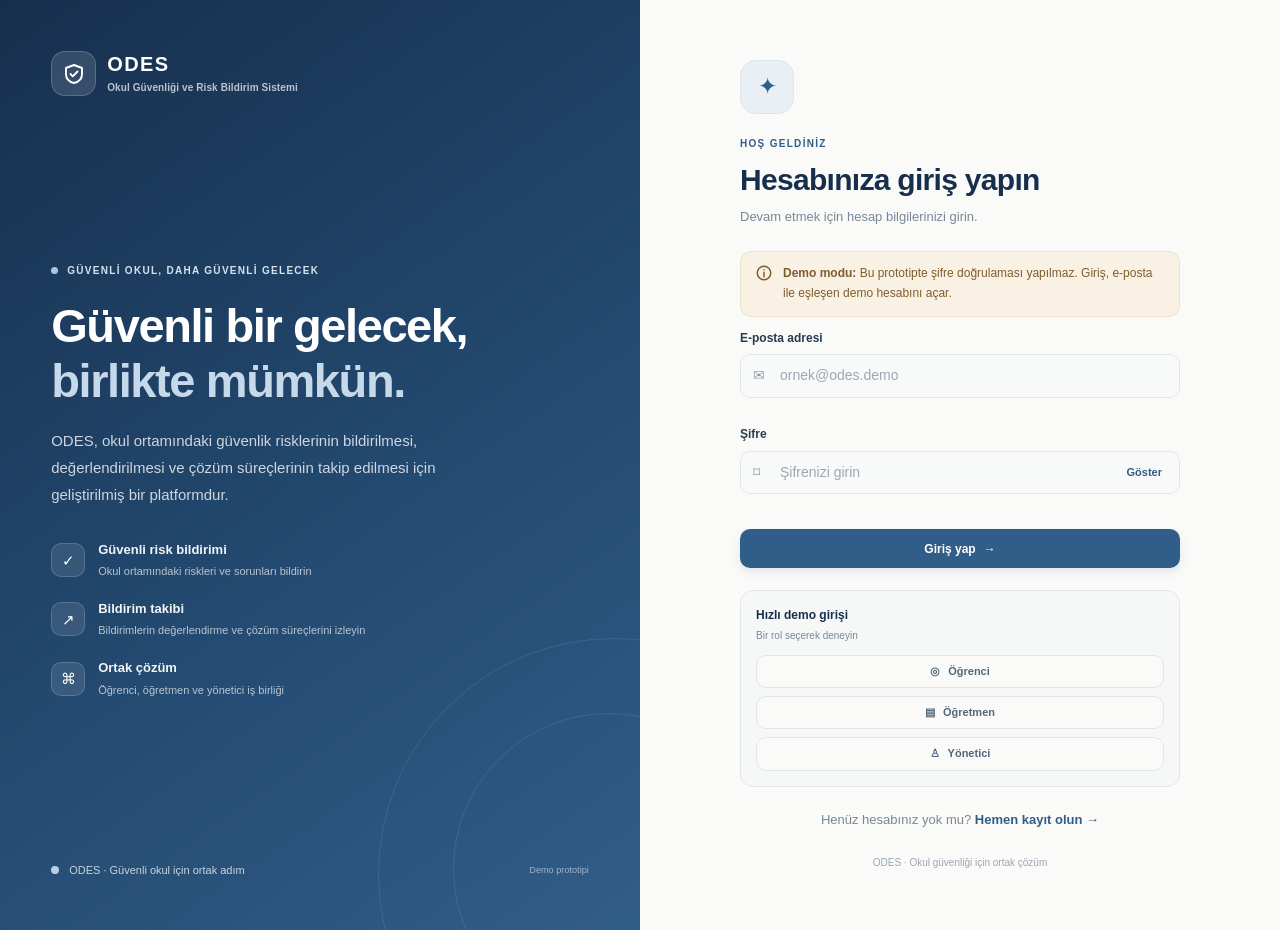
<file: index.html>
<!doctype html>
<html lang="tr">
<head>
  <meta charset="utf-8">
  <meta name="viewport" content="width=device-width, initial-scale=1">
  <title>ODES</title>
  <meta http-equiv="refresh" content="0; url=login.html">
</head>
<body>
  <p>Yönlendiriliyor… <a href="login.html">Giriş ekranına git</a></p>
  <script>location.replace('login.html');</script>
</body>
</html>
</file>
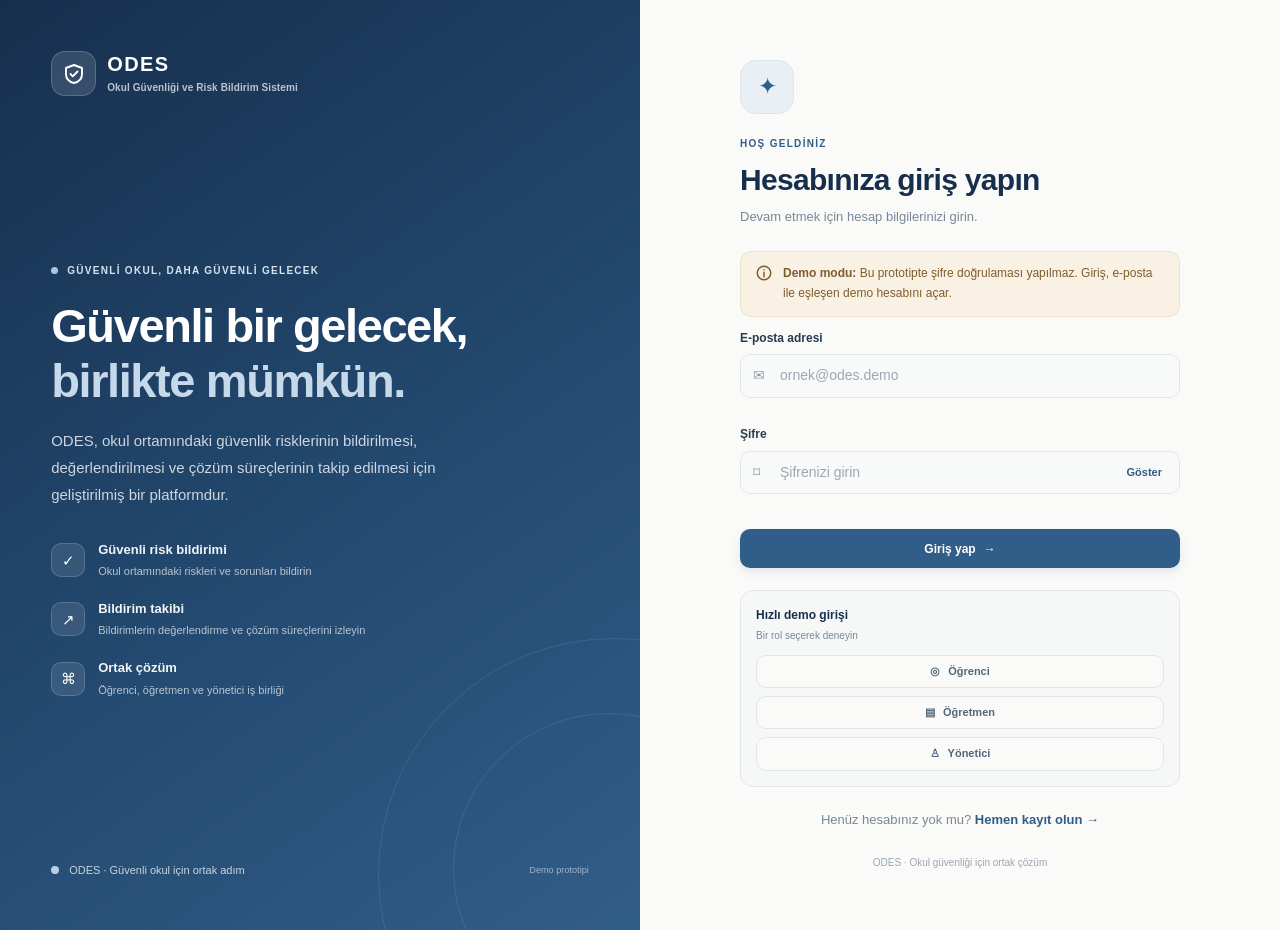
<file: admin-stats.html>
<!doctype html>
<html lang="tr">
<head>
  <meta charset="UTF-8">
  <meta name="viewport" content="width=device-width, initial-scale=1">
  <meta name="theme-color" content="#f3f5f4">
  <meta name="description" content="ODES okul güvenliği risk istatistikleri.">
  <title>Risk İstatistikleri | ODES</title>
  <link rel="stylesheet" href="styles.css">
</head>

<body
  data-page="admin-stats"
  data-roles="admin"
  data-title="Risk istatistikleri"
>
  <noscript>Bu demo için JavaScript gereklidir.</noscript>

  <script src="data.js"></script>
  <script src="app.js"></script>
  <script src="admin-stats.js"></script>
</body>
</html>
</file>
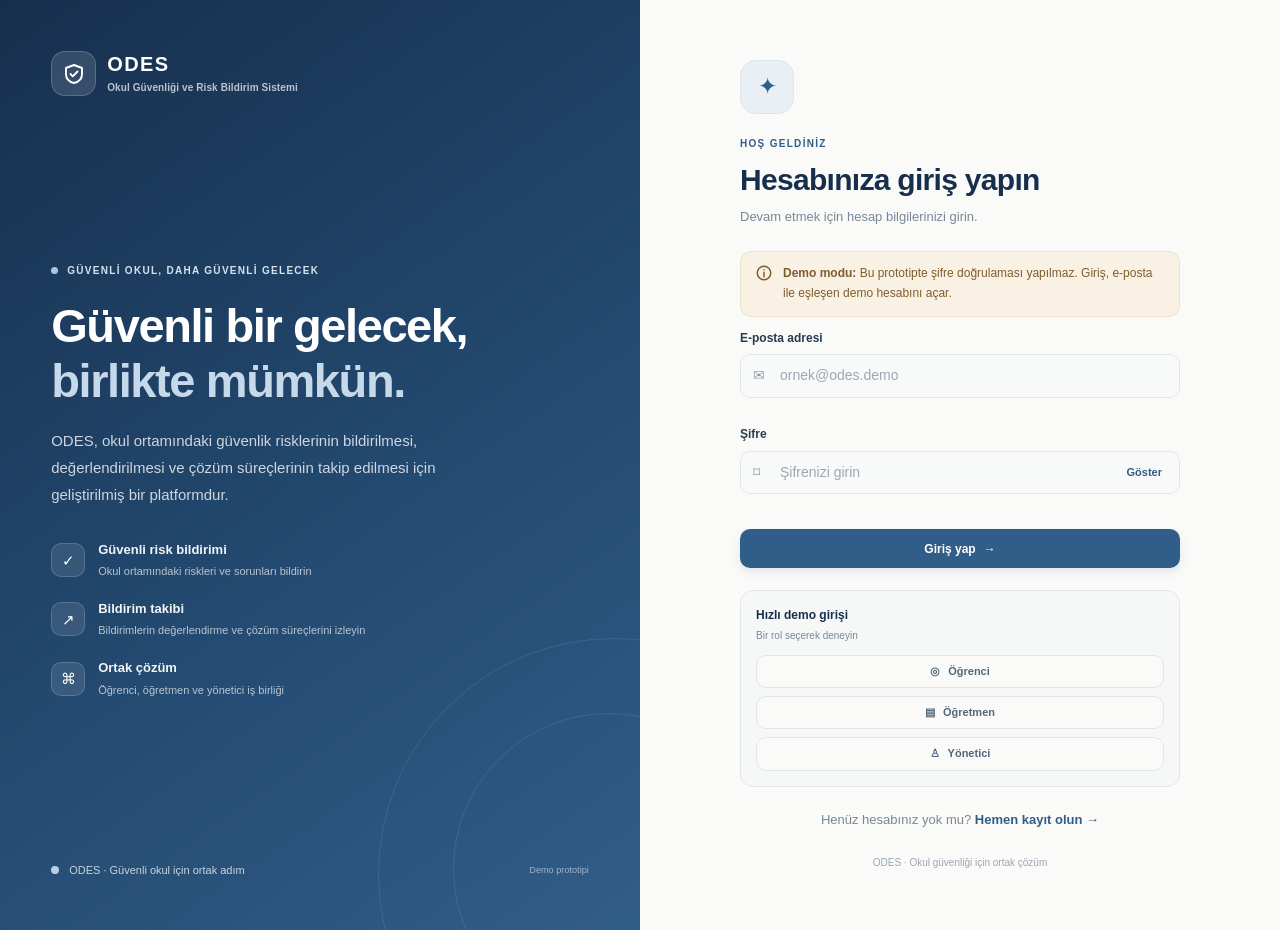
<file: admin.html>
<!doctype html>
<html lang="tr">
<head>
  <meta charset="utf-8">
  <meta name="viewport" content="width=device-width, initial-scale=1">
  <title>Yönetici paneli · ODES</title>
  <link rel="stylesheet" href="styles.css">
</head>
<body data-page="admin" data-roles="admin" data-title="Yönetici paneli">
  <noscript>Bu demo için JavaScript gereklidir.</noscript>

  <script src="data.js"></script>
  <script src="app.js"></script>
  <script src="admin.js"></script>
</body>
</html>
</file>
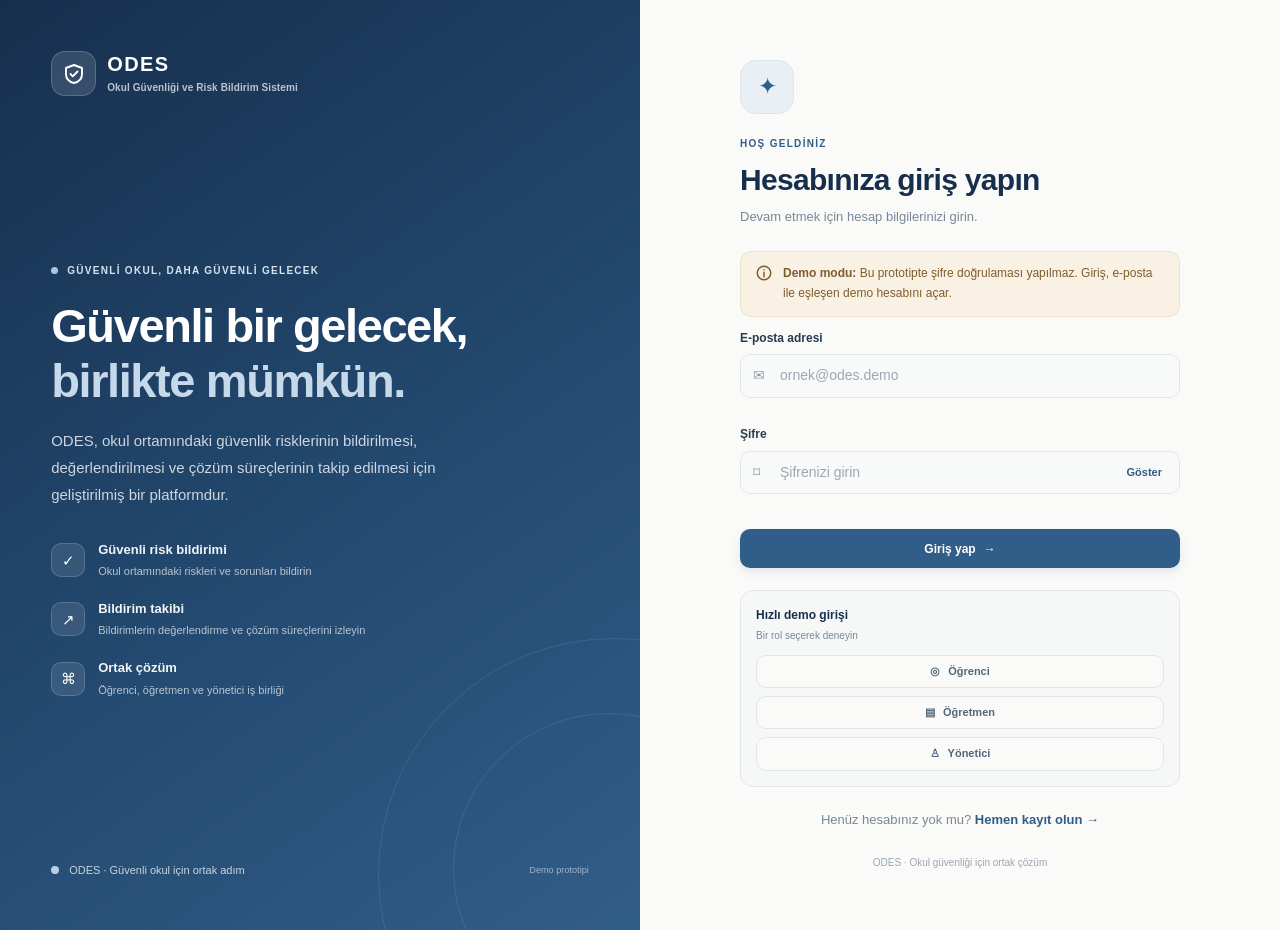
<file: login.html>
<!doctype html>
<html lang="tr">
<head>
  <meta charset="UTF-8">
  <meta name="viewport" content="width=device-width, initial-scale=1">
  <meta name="theme-color" content="#f3f5f4">
  <meta name="description" content="ODES - Okul güvenliği risk bildirim ve değerlendirme platformu.">
  <title>Giriş Yap | ODES</title>
  <link rel="stylesheet" href="styles.css">
</head>

<body data-page="login">

  <div class="auth auth-redesign">

    <section class="auth-side" aria-label="ODES tanıtımı">

      <a class="brand" href="login.html" aria-label="ODES ana sayfa">
        <span class="logo" id="logoIc">
          <svg viewBox="0 0 24 24" width="24" height="24"
               fill="none" stroke="currentColor" stroke-width="1.8"
               stroke-linecap="round" stroke-linejoin="round"
               aria-hidden="true">
            <path d="M12 22s8-4 8-11V5l-8-3-8 3v6c0 7 8 11 8 11Z"/>
            <path d="m9 12 2 2 4-4"/>
          </svg>
        </span>
        <span>
          <b>ODES</b>
          <small>Okul Güvenliği ve Risk Bildirim Sistemi</small>
        </span>
      </a>

      <div class="auth-hero-copy">

        <span class="eyebrow">
          <span class="eyebrow-dot"></span>
          GÜVENLİ OKUL, DAHA GÜVENLİ GELECEK
        </span>

        <h2>
          Güvenli bir gelecek,<br>
          <em>birlikte mümkün.</em>
        </h2>

        <p>
          ODES, okul ortamındaki güvenlik risklerinin bildirilmesi,
          değerlendirilmesi ve çözüm süreçlerinin takip edilmesi için
          geliştirilmiş bir platformdur.
        </p>

        <div class="feature-list">

          <div class="feature-item">
            <span class="feature-icon">✓</span>
            <span>
              <b>Güvenli risk bildirimi</b>
              <small>Okul ortamındaki riskleri ve sorunları bildirin</small>
            </span>
          </div>

          <div class="feature-item">
            <span class="feature-icon">↗</span>
            <span>
              <b>Bildirim takibi</b>
              <small>Bildirimlerin değerlendirme ve çözüm süreçlerini izleyin</small>
            </span>
          </div>

          <div class="feature-item">
            <span class="feature-icon">⌘</span>
            <span>
              <b>Ortak çözüm</b>
              <small>Öğrenci, öğretmen ve yönetici iş birliği</small>
            </span>
          </div>

        </div>
      </div>

      <div class="auth-side-bottom">
        <span class="mini-orbit"></span>
        <span>ODES · Güvenli okul için ortak adım</span>
        <small>Demo prototipi</small>
      </div>

    </section>

    <main class="auth-main">

      <div class="auth-card auth-card-redesign">

        <div class="mobile-brand">
          <span class="logo">
            <svg viewBox="0 0 24 24" width="24" height="24"
                 fill="none" stroke="currentColor" stroke-width="1.8"
                 stroke-linecap="round" stroke-linejoin="round"
                 aria-hidden="true">
              <path d="M12 22s8-4 8-11V5l-8-3-8 3v6c0 7 8 11 8 11Z"/>
              <path d="m9 12 2 2 4-4"/>
            </svg>
          </span>
          <span>
            <b>ODES</b>
            <small>Okul Güvenliği Platformu</small>
          </span>
        </div>

        <div class="welcome-mark">✦</div>

        <span class="form-kicker">HOŞ GELDİNİZ</span>

        <h1>Hesabınıza giriş yapın</h1>

        <p class="muted auth-subtitle">
          Devam etmek için hesap bilgilerinizi girin.
        </p>

        <div class="alert warn" role="note">
          <span id="warnIc"></span>
          <span>
            <b>Demo modu:</b>
            Bu prototipte şifre doğrulaması yapılmaz.
            Giriş, e-posta ile eşleşen demo hesabını açar.
          </span>
        </div>

        <div id="formAlert" role="alert"></div>

        <form id="loginForm" novalidate>

          <div class="field">
            <label for="email">E-posta adresi</label>

            <div class="input-wrap">
              <span class="input-symbol">✉</span>

              <input
                class="input"
                id="email"
                name="email"
                type="email"
                autocomplete="username"
                placeholder="ornek@odes.demo"
                required
              >
            </div>

            <span class="err" id="emailErr"></span>
          </div>

          <div class="field">
            <label for="password">Şifre</label>

            <div class="input-wrap">
              <span class="input-symbol">⌑</span>

              <input
                class="input"
                id="password"
                name="password"
                type="password"
                autocomplete="current-password"
                placeholder="Şifrenizi girin"
                required
              >

              <button
                class="password-toggle"
                id="togglePassword"
                type="button"
                aria-label="Şifreyi göster"
              >
                Göster
              </button>
            </div>

            <span class="err" id="passErr"></span>
          </div>

          <button
            class="btn btn-primary btn-block auth-submit"
            type="submit"
          >
            <span>Giriş yap</span>
            <span aria-hidden="true">→</span>
          </button>

        </form>

        <div class="demo-accts">

          <div class="demo-heading">
            <b>Hızlı demo girişi</b>
            <span>Bir rol seçerek deneyin</span>
          </div>

          <div class="btns">

            <button
              class="btn btn-sm"
              type="button"
              data-demo="ogrenci@odes.demo"
            >
              <span>◎</span> Öğrenci
            </button>

            <button
              class="btn btn-sm"
              type="button"
              data-demo="ogretmen@odes.demo"
            >
              <span>▤</span> Öğretmen
            </button>

            <button
              class="btn btn-sm"
              type="button"
              data-demo="yonetici@odes.demo"
            >
              <span>♙</span> Yönetici
            </button>

          </div>
        </div>

        <p class="auth-foot">
          Henüz hesabınız yok mu?
          <a href="register.html">
            Hemen kayıt olun →
          </a>
        </p>

        <div class="auth-legal">
          ODES · Okul güvenliği için ortak çözüm
        </div>

      </div>

    </main>

  </div>

  <script src="data.js"></script>
  <script src="app.js"></script>
  <script src="login.js"></script>

</body>
</html>
</file>
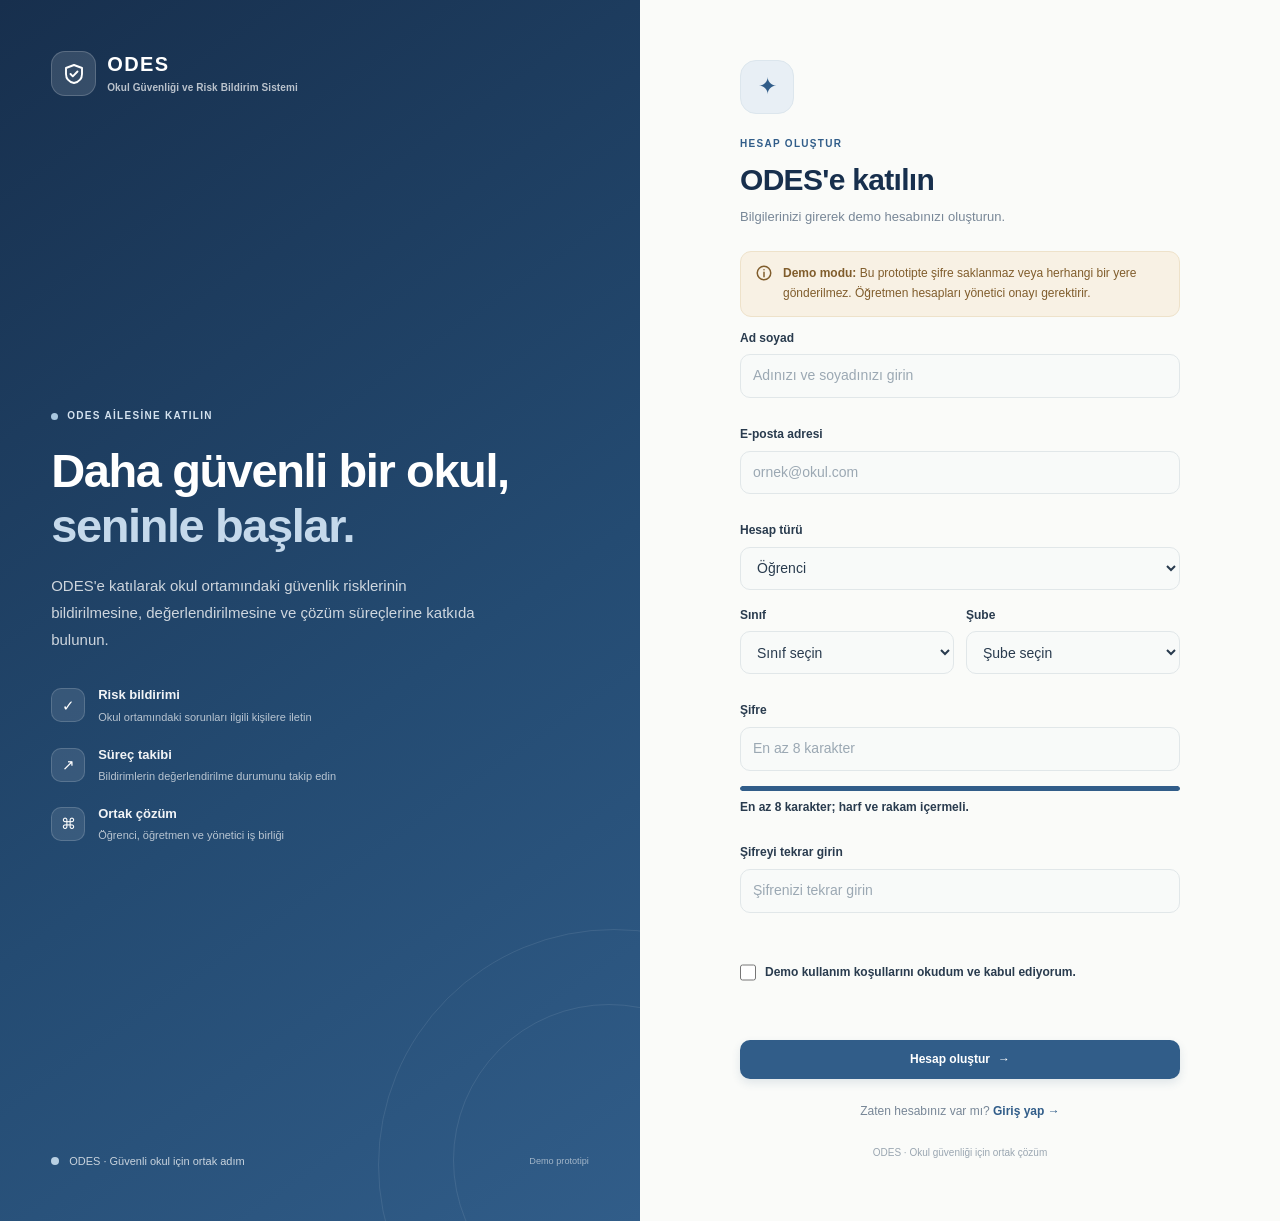
<file: register.html>
<!doctype html>
<html lang="tr">
<head>
  <meta charset="UTF-8">
  <meta name="viewport" content="width=device-width, initial-scale=1">
  <meta name="theme-color" content="#f3f5f4">
  <meta name="description" content="ODES - Okul güvenliği risk bildirim ve değerlendirme platformuna katılın.">
  <title>Kayıt Ol | ODES</title>
  <link rel="stylesheet" href="styles.css">
</head>

<body data-page="register">
  <div class="auth auth-redesign">

    <section class="auth-side" aria-label="ODES tanıtımı">

      <a class="brand" href="login.html">
        <span class="logo" id="logoIc"></span>
        <span>
          <b>ODES</b>
          <small>Okul Güvenliği ve Risk Bildirim Sistemi</small>
        </span>
      </a>

      <div class="auth-hero-copy">

        <span class="eyebrow">
          <span class="eyebrow-dot"></span>
          ODES AİLESİNE KATILIN
        </span>

        <h2>
          Daha güvenli bir okul,<br>
          <em>seninle başlar.</em>
        </h2>

        <p>
          ODES'e katılarak okul ortamındaki güvenlik risklerinin
          bildirilmesine, değerlendirilmesine ve çözüm süreçlerine
          katkıda bulunun.
        </p>

        <div class="feature-list">

          <div class="feature-item">
            <span class="feature-icon">✓</span>
            <span>
              <b>Risk bildirimi</b>
              <small>Okul ortamındaki sorunları ilgili kişilere iletin</small>
            </span>
          </div>

          <div class="feature-item">
            <span class="feature-icon">↗</span>
            <span>
              <b>Süreç takibi</b>
              <small>Bildirimlerin değerlendirilme durumunu takip edin</small>
            </span>
          </div>

          <div class="feature-item">
            <span class="feature-icon">⌘</span>
            <span>
              <b>Ortak çözüm</b>
              <small>Öğrenci, öğretmen ve yönetici iş birliği</small>
            </span>
          </div>

        </div>
      </div>

      <div class="auth-side-bottom">
        <span class="mini-orbit"></span>
        <span>ODES · Güvenli okul için ortak adım</span>
        <small>Demo prototipi</small>
      </div>

    </section>

    <main class="auth-main">

      <div class="auth-card auth-card-redesign">

        <div class="mobile-brand">
          <span class="logo">
            <svg viewBox="0 0 24 24" width="24" height="24"
                 fill="none" stroke="currentColor" stroke-width="1.8"
                 stroke-linecap="round" stroke-linejoin="round"
                 aria-hidden="true">
              <path d="M12 22s8-4 8-11V5l-8-3-8 3v6c0 7 8 11 8 11Z"/>
              <path d="m9 12 2 2 4-4"/>
            </svg>
          </span>
          <span>
            <b>ODES</b>
            <small>Okul Güvenliği Platformu</small>
          </span>
        </div>

        <div class="welcome-mark">✦</div>

        <span class="form-kicker">HESAP OLUŞTUR</span>

        <div id="formWrap">

          <h1>ODES'e katılın</h1>

          <p class="muted auth-subtitle">
            Bilgilerinizi girerek demo hesabınızı oluşturun.
          </p>

          <div class="alert warn" role="note">
            <span id="warnIc"></span>
            <span>
              <b>Demo modu:</b>
              Bu prototipte şifre saklanmaz veya herhangi bir yere gönderilmez.
              Öğretmen hesapları yönetici onayı gerektirir.
            </span>
          </div>

          <div id="formAlert" role="alert"></div>

          <form id="regForm" novalidate>

            <div class="field">
              <label for="name">Ad soyad</label>
              <input
                class="input"
                id="name"
                type="text"
                autocomplete="name"
                placeholder="Adınızı ve soyadınızı girin"
                required
              >
              <span class="err" id="nameErr"></span>
            </div>

            <div class="field">
              <label for="email">E-posta adresi</label>
              <input
                class="input"
                id="email"
                type="email"
                autocomplete="email"
                placeholder="ornek@okul.com"
                required
              >
              <span class="err" id="emailErr"></span>
            </div>

            <div class="field">
              <label for="role">Hesap türü</label>
              <select class="select" id="role">
                <option value="student">Öğrenci</option>
                <option value="teacher">Öğretmen</option>
              </select>
            </div>

            <div class="row" id="studentClassFields">

              <div class="field">
                <label for="grade">Sınıf</label>
                <select class="select" id="grade">
                  <option value="">Sınıf seçin</option>
                  <option value="9">9. sınıf</option>
                  <option value="10">10. sınıf</option>
                  <option value="11">11. sınıf</option>
                  <option value="12">12. sınıf</option>
                </select>
                <span class="err" id="gradeErr"></span>
              </div>

              <div class="field">
                <label for="classBranch">Şube</label>
                <select class="select" id="classBranch">
                  <option value="">Şube seçin</option>
                  <option value="A">A Şubesi</option>
                  <option value="B">B Şubesi</option>
                  <option value="C">C Şubesi</option>
                  <option value="D">D Şubesi</option>
                  <option value="E">E Şubesi</option>
                  <option value="F">F Şubesi</option>
                  <option value="G">G Şubesi</option>
                  <option value="H">H Şubesi</option>
                </select>
                <span class="err" id="classErr"></span>
              </div>

            </div>

            <div class="field" id="branchField" hidden>
              <label for="branch">Branş</label>
              <input
                class="input"
                id="branch"
                type="text"
                placeholder="Örn. Matematik"
              >
              <span class="err" id="branchErr"></span>
            </div>

            <div class="field">
              <label for="password">Şifre</label>
              <input
                class="input"
                id="password"
                type="password"
                autocomplete="new-password"
                placeholder="En az 8 karakter"
                required
              >

              <div class="meter" aria-hidden="true">
                <i id="meterBar"></i>
              </div>

              <span class="hint" id="meterTxt">
                En az 8 karakter; harf ve rakam içermeli.
              </span>

              <span class="err" id="passErr"></span>
            </div>

            <div class="field">
              <label for="password2">Şifreyi tekrar girin</label>
              <input
                class="input"
                id="password2"
                type="password"
                autocomplete="new-password"
                placeholder="Şifrenizi tekrar girin"
                required
              >
              <span class="err" id="pass2Err"></span>
            </div>

            <div class="field">
              <label class="check-row">
                <input type="checkbox" id="terms">
                <span>Demo kullanım koşullarını okudum ve kabul ediyorum.</span>
              </label>
              <span class="err" id="termsErr"></span>
            </div>

            <button
              class="btn btn-primary btn-block auth-submit"
              type="submit"
            >
              <span>Hesap oluştur</span>
              <span aria-hidden="true">→</span>
            </button>

          </form>

          <p class="auth-foot">
            Zaten hesabınız var mı?
            <a href="login.html">Giriş yap →</a>
          </p>

        </div>

        <div id="doneWrap" hidden></div>

        <div class="auth-legal">
          ODES · Okul güvenliği için ortak çözüm
        </div>

      </div>

    </main>
  </div>

  <script src="data.js"></script>
  <script src="app.js"></script>
  <script src="register.js"></script>

</body>
</html>
</file>
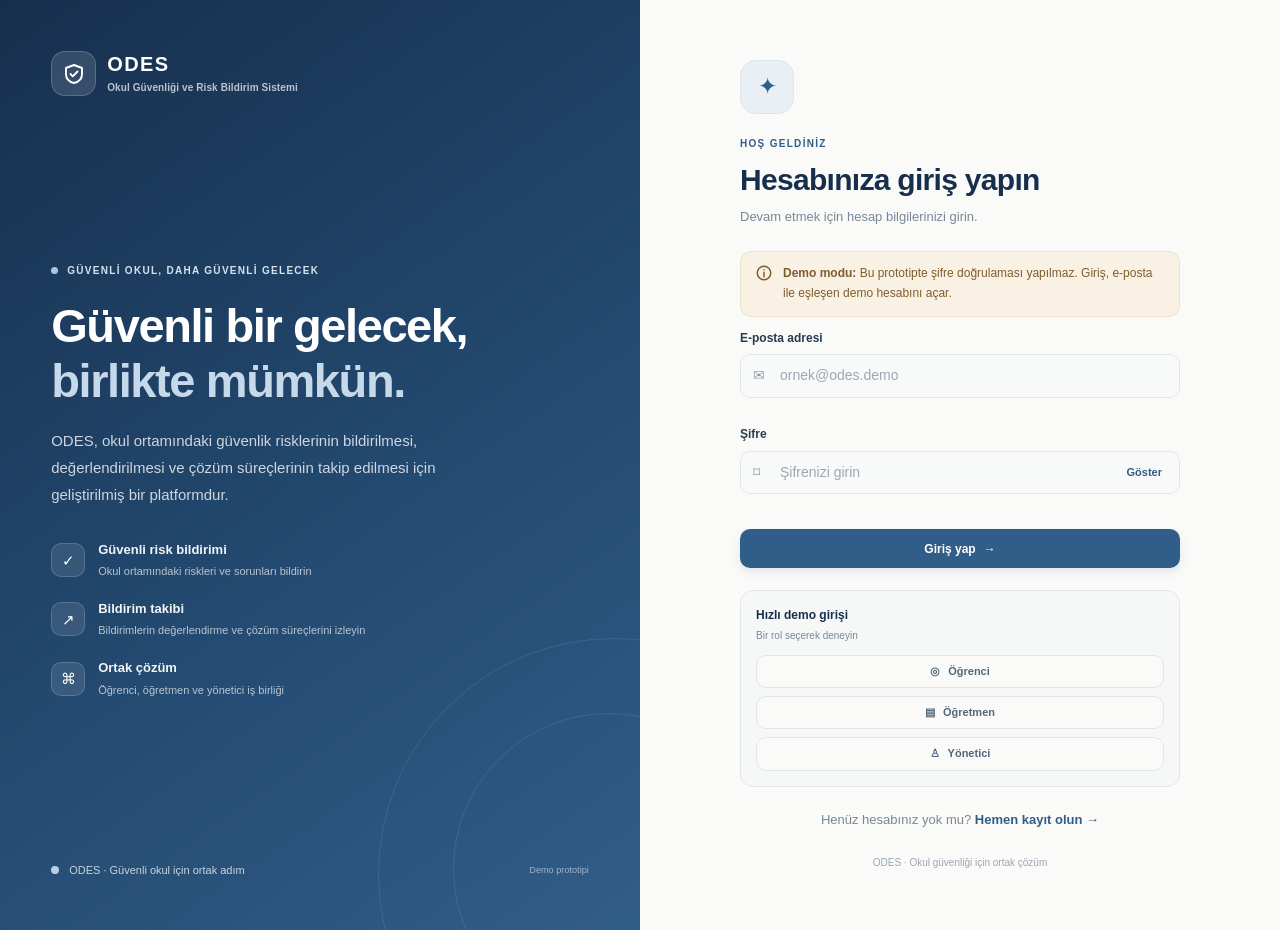
<file: student.html>
<!doctype html>
<html lang="tr">
<head>
  <meta charset="UTF-8">
  <meta name="viewport" content="width=device-width, initial-scale=1">
  <meta name="theme-color" content="#f4f8ff">
  <title>Öğrenci Paneli | ODES</title>
  <link rel="stylesheet" href="dashboard.css">
</head>

<body
  data-page="student"
  data-roles="student"
  data-title="Öğrenci paneli"
>
  <noscript>ODES'i kullanmak için JavaScript gereklidir.</noscript>

  <script src="data.js"></script>
  <script src="app.js"></script>
  <script src="student.js"></script>
</body>
</html>
</file>
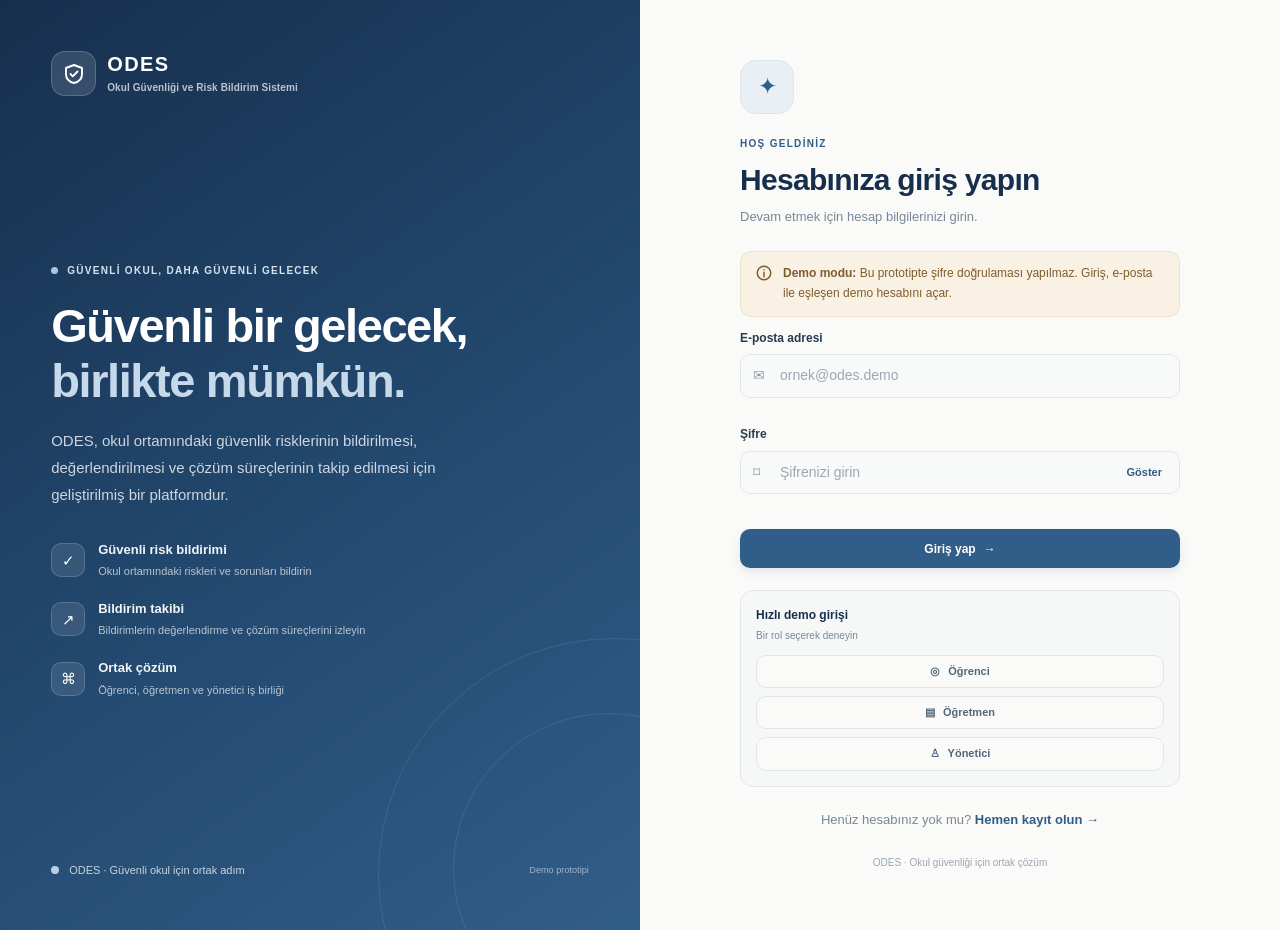
<file: teacher.html>
<!doctype html>
<html lang="tr">
<head>
  <meta charset="utf-8">
  <meta name="viewport" content="width=device-width, initial-scale=1">
  <title>Öğretmen paneli · ODES</title>
  <link rel="stylesheet" href="styles.css">

  <style>
    #odes-error {
      display: none;
      margin: 20px;
      padding: 16px;
      background: #fff0f0;
      color: #8b1e1e;
      border: 1px solid #e5aaaa;
      border-radius: 10px;
      white-space: pre-wrap;
      overflow-wrap: anywhere;
      font: 14px monospace;
    }
  </style>
</head>

<body data-page="teacher" data-roles="teacher" data-title="Öğretmen paneli">

  <noscript>Bu demo için JavaScript gereklidir.</noscript>

  <pre id="odes-error"></pre>

  <script>
    (function () {
      const box = document.getElementById('odes-error');

      window.odesShowError = function (message) {
        box.style.display = 'block';
        box.textContent += message + '\n\n';
      };

      window.addEventListener('error', function (event) {
        if (event.target && (event.target.src || event.target.href)) {
          window.odesShowError(
            'DOSYA YÜKLENEMEDİ:\n' +
            (event.target.src || event.target.href)
          );
          return;
        }

        window.odesShowError(
          'JAVASCRIPT HATASI:\n' +
          (event.message || 'Bilinmeyen hata') +
          '\nDosya: ' + (event.filename || 'Bilinmiyor') +
          '\nSatır: ' + (event.lineno || 'Bilinmiyor')
        );
      }, true);

      window.addEventListener('unhandledrejection', function (event) {
        window.odesShowError(
          'İŞLENMEYEN HATA:\n' + String(event.reason)
        );
      });
    })();
  </script>

  <script src="data.js"
    onerror="odesShowError('data.js yüklenemedi')"></script>

  <script src="app.js"
    onerror="odesShowError('app.js yüklenemedi')"></script>

  <script src="teacher.js"
    onerror="odesShowError('teacher.js yüklenemedi')"></script>

</body>
</html>
</file>
<file: styles.css>
/* =========================================
   ODES — ORTAK TASARIM SİSTEMİ
   Lacivert • Kırık beyaz • Açık mavi
========================================= */

:root {
  color-scheme: light;
  --bg: #f3f5f4;
  --surface: #fafbf9;
  --surface-soft: #f6f8f7;
  --primary: #315d89;
  --primary-dark: #203f63;
  --navy: #172f4d;
  --navy-soft: #294b70;
  --pale: #e8eff5;
  --border: #e1e7e9;
  --text: #293b4e;
  --muted: #788797;
  --success: #278363;
  --warning: #b98232;
  --danger: #c65b61;
  --shadow: 0 8px 26px rgba(26, 48, 70, .055);
  --shadow-hover: 0 12px 30px rgba(26, 48, 70, .09);
  --radius: 15px;
  --sidebar-width: 252px;
}

* {
  box-sizing: border-box;
  margin: 0;
  padding: 0;
}

html {
  min-height: 100%;
  scroll-behavior: smooth;
  scrollbar-color: #c5d0d8 transparent;
}

body {
  min-height: 100vh;
  background: var(--bg);
  color: var(--text);
  font-family: Inter, "Segoe UI", Arial, sans-serif;
  font-size: 14px;
  line-height: 1.55;
  -webkit-font-smoothing: antialiased;
}

button,
input,
select,
textarea {
  font: inherit;
}

button,
a {
  -webkit-tap-highlight-color: transparent;
}

button {
  cursor: pointer;
}

button:disabled {
  cursor: not-allowed;
  opacity: .6;
}

a {
  color: inherit;
  text-decoration: none;
}

svg {
  flex-shrink: 0;
}

[hidden],
.hidden {
  display: none !important;
}

.muted {
  color: var(--muted);
}

.small {
  font-size: 12px;
}

.grow {
  flex: 1;
  min-width: 0;
}

/* =========================================
   LOGO VE MARKA
========================================= */

.brand {
  display: flex;
  align-items: center;
  gap: 11px;
  min-width: 0;
  color: var(--navy);
  font-weight: 800;
}

.brand b {
  display: block;
  font-size: 20px;
  line-height: 1.2;
  letter-spacing: 1.4px;
}

.brand small {
  display: block;
  margin-top: 4px;
  color: var(--muted);
  font-size: 10px;
  font-weight: 600;
  letter-spacing: .1px;
}

.logo {
  width: 45px;
  height: 45px;
  display: grid;
  place-items: center;
  flex: 0 0 auto;
  overflow: hidden;
  border: 1px solid rgba(255,255,255,.12);
  border-radius: 14px;
  color: #fff;
  background: linear-gradient(145deg, #426f9b, #1b3859);
  box-shadow: 0 5px 13px rgba(25, 55, 85, .17);
}

.logo svg {
  width: 24px;
  height: 24px;
  stroke-width: 1.9;
}

/* =========================================
   GİRİŞ VE KAYIT EKRANLARI
========================================= */

.auth {
  min-height: 100vh;
  display: grid;
  grid-template-columns: minmax(300px, 1fr) minmax(400px, 1fr);
  overflow: hidden;
  background: var(--surface);
}

.auth-side {
  position: relative;
  isolation: isolate;
  display: flex;
  flex-direction: column;
  justify-content: space-between;
  min-height: 100vh;
  padding: clamp(28px, 4vw, 55px);
  overflow: hidden;
  color: #fff;
  background: linear-gradient(145deg, #172f4d 0%, #244b72 58%, #315d89 100%);
}

.auth-side::before,
.auth-side::after {
  content: "";
  position: absolute;
  z-index: -1;
  border: 1px solid rgba(255,255,255,.09);
  border-radius: 50%;
  pointer-events: none;
}

.auth-side::before {
  width: 470px;
  height: 470px;
  right: -210px;
  bottom: -180px;
}

.auth-side::after {
  width: 310px;
  height: 310px;
  right: -125px;
  bottom: -95px;
}

.auth-side .brand {
  color: #fff;
}

.auth-side .brand small {
  color: rgba(255,255,255,.7);
}

.auth-side .logo {
  background: rgba(255,255,255,.13);
  border-color: rgba(255,255,255,.18);
  box-shadow: none;
}

.auth-hero-copy {
  position: relative;
  z-index: 1;
  max-width: 530px;
  margin: 55px 0;
}

.auth-hero-copy h1,
.auth-hero-copy h2 {
  margin: 18px 0;
  color: #fff;
  font-size: clamp(30px, 4vw, 47px);
  line-height: 1.17;
  letter-spacing: -1.4px;
}

.auth-hero-copy h2 em {
  color: #c5d9eb;
  font-style: normal;
}

.auth-hero-copy p {
  max-width: 440px;
  color: rgba(255,255,255,.78);
  font-size: 15px;
  line-height: 1.8;
}

.eyebrow {
  display: inline-flex;
  align-items: center;
  gap: 9px;
  color: #d4e2ef;
  font-size: 10px;
  font-weight: 800;
  letter-spacing: 1.3px;
}

.eyebrow-dot {
  width: 7px;
  height: 7px;
  border-radius: 50%;
  background: #a9c7df;
}

.feature-list {
  display: grid;
  gap: 19px;
  margin-top: 32px;
}

.feature-list > div,
.feature-item {
  display: flex;
  align-items: center;
  gap: 13px;
  color: rgba(255,255,255,.94);
}

.feature-item > span:last-child {
  display: flex;
  flex-direction: column;
  gap: 3px;
}

.feature-item b {
  font-size: 13px;
}

.feature-item small {
  color: rgba(255,255,255,.68);
  font-size: 11px;
}

.feature-icon {
  width: 34px;
  height: 34px;
  display: grid;
  place-items: center;
  flex: 0 0 auto;
  border: 1px solid rgba(255,255,255,.16);
  border-radius: 10px;
  color: #fff;
  background: rgba(255,255,255,.1);
  font-size: 15px;
}

.auth-side-bottom {
  display: flex;
  align-items: center;
  flex-wrap: wrap;
  gap: 10px;
  color: rgba(255,255,255,.75);
  font-size: 11px;
}

.auth-side-bottom small {
  margin-left: auto;
  color: rgba(255,255,255,.55);
}

.mini-orbit {
  width: 8px;
  height: 8px;
  border-radius: 50%;
  background: #b9d0e3;
}

.auth-main {
  display: flex;
  align-items: center;
  justify-content: center;
  min-width: 0;
  padding: clamp(22px, 4vw, 48px);
  overflow-y: auto;
  background: var(--surface);
}

.auth-card {
  width: 100%;
  max-width: 440px;
  padding: 12px 0;
}

.mobile-brand {
  display: none;
  align-items: center;
  gap: 11px;
  margin-bottom: 30px;
  color: var(--navy);
}

.mobile-brand b,
.mobile-brand small {
  display: block;
}

.mobile-brand b {
  font-size: 19px;
  letter-spacing: 1px;
}

.mobile-brand small {
  margin-top: 3px;
  color: var(--muted);
  font-size: 10px;
}

.mobile-brand-mark {
  width: 42px;
  height: 42px;
  display: grid;
  place-items: center;
  border-radius: 13px;
  color: #fff;
  background: linear-gradient(145deg, #426f9b, #1b3859);
  font-size: 18px;
  font-weight: 800;
}

.welcome-mark {
  width: 54px;
  height: 54px;
  display: grid;
  place-items: center;
  margin-bottom: 22px;
  border: 1px solid #dce6ed;
  border-radius: 16px;
  color: var(--primary);
  background: var(--pale);
  font-size: 23px;
}

.form-kicker {
  display: block;
  margin-bottom: 9px;
  color: var(--primary);
  font-size: 10px;
  font-weight: 800;
  letter-spacing: 1.3px;
}

.auth-card h1,
.auth-card h2 {
  margin-bottom: 9px;
  color: var(--navy);
  font-size: clamp(24px, 3vw, 30px);
  line-height: 1.25;
  letter-spacing: -.7px;
}

.auth-card > p,
.auth-subtitle {
  margin-bottom: 24px;
  color: var(--muted);
  font-size: 13px;
}

.auth-foot {
  margin-top: 23px;
  color: var(--muted);
  text-align: center;
  font-size: 12px;
}

.auth-foot a {
  color: var(--primary);
  font-weight: 800;
}

.auth-legal {
  margin-top: 25px;
  color: #9aa6b1;
  text-align: center;
  font-size: 10px;
}

.input-wrap {
  position: relative;
  display: flex;
  align-items: center;
}

.input-wrap .input {
  padding-right: 76px;
}

.input-symbol {
  position: absolute;
  left: 13px;
  z-index: 1;
  color: #8a9aaa;
  pointer-events: none;
}

.input-wrap:has(.input-symbol) .input {
  padding-left: 39px;
}

.password-toggle {
  position: absolute;
  right: 9px;
  padding: 6px 9px;
  border: 0;
  border-radius: 7px;
  color: var(--primary);
  background: transparent;
  font-size: 11px;
  font-weight: 700;
}

.password-toggle:hover {
  background: var(--pale);
}

.demo-accts {
  margin-top: 22px;
  padding: 15px;
  border: 1px solid var(--border);
  border-radius: 13px;
  background: var(--surface-soft);
}

.demo-heading {
  display: flex;
  flex-direction: column;
  gap: 3px;
  margin-bottom: 12px;
}

.demo-heading b {
  color: var(--navy);
  font-size: 12px;
}

.demo-heading span {
  color: var(--muted);
  font-size: 10px;
}

.btns {
  display: flex;
  flex-wrap: wrap;
  gap: 8px;
}

.btn-block {
  width: 100%;
}

.auth-submit {
  min-height: 47px;
  margin-top: 8px;
}

.hint {
  color: var(--muted);
  font-size: 10px;
}

.meter {
  height: 5px;
  margin-top: 8px;
  overflow: hidden;
  border-radius: 10px;
  background: var(--border);
}

.meter > div,
.meter i {
  display: block;
  height: 100%;
  border-radius: inherit;
  background: var(--primary);
}

/* =========================================
   FORM ALANLARI
========================================= */

.field {
  display: flex;
  flex-direction: column;
  gap: 7px;
  min-width: 0;
  margin-bottom: 16px;
}

.field label,
.field > span {
  color: var(--text);
  font-size: 12px;
  font-weight: 700;
}

.input,
.select,
.field input,
.field select,
.field textarea,
input[type="text"],
input[type="email"],
input[type="password"],
input[type="number"],
input[type="date"],
input[type="search"],
select,
textarea {
  width: 100%;
  min-width: 0;
  min-height: 43px;
  padding: 10px 12px;
  border: 1px solid var(--border);
  border-radius: 10px;
  outline: none;
  color: var(--text);
  background: #f8faf9;
  transition: border-color .18s, box-shadow .18s, background .18s;
}

textarea,
.field textarea {
  min-height: 110px;
  resize: vertical;
}

.input:focus,
.select:focus,
input:focus,
select:focus,
textarea:focus {
  border-color: #7899b8;
  background: #fff;
  box-shadow: 0 0 0 3px rgba(49,93,137,.1);
}

input::placeholder,
textarea::placeholder {
  color: #9ba8b3;
}

input[type="checkbox"] {
  width: 16px;
  height: 16px;
  flex: 0 0 auto;
  accent-color: var(--primary);
}

.check-row {
  display: flex;
  align-items: center;
  gap: 9px;
  margin: 11px 0;
  color: var(--muted);
  font-size: 12px;
}

.row {
  display: flex;
  align-items: center;
  gap: 12px;
}

.row > * {
  min-width: 0;
}

.row .field {
  flex: 1;
}

.err {
  display: block;
  margin-top: 4px;
  color: var(--danger);
  font-size: 11px;
}

.alert {
  display: flex;
  align-items: flex-start;
  gap: 10px;
  padding: 12px 14px;
  margin: 12px 0;
  border: 1px solid transparent;
  border-radius: 11px;
  font-size: 12px;
  line-height: 1.65;
}

.alert.warn {
  color: #805d2c;
  border-color: #eee2ca;
  background: #f8f1e4;
}

.alert.info {
  color: #315c80;
  border-color: #dce7ef;
  background: #edf3f7;
}

.alert.ok,
.alert.success {
  color: #286e55;
  border-color: #d6e9df;
  background: #eaf4ee;
}

.alert.err,
.alert.error {
  color: #a6474d;
  border-color: #f0d8d9;
  background: #f9eeee;
}

/* =========================================
   BUTONLAR
========================================= */

.btn {
  min-height: 39px;
  display: inline-flex;
  align-items: center;
  justify-content: center;
  gap: 8px;
  padding: 9px 14px;
  border: 1px solid var(--border);
  border-radius: 10px;
  color: #52677b;
  background: var(--surface);
  font-size: 12px;
  font-weight: 700;
  transition: background .18s, border-color .18s, color .18s, transform .18s;
}

.btn:hover {
  color: var(--primary-dark);
  border-color: #c8d6e0;
  background: #f0f4f6;
}

.btn:active {
  transform: translateY(1px);
}

.btn-primary,
.primary {
  color: #fff !important;
  border-color: transparent !important;
  background: var(--primary) !important;
  box-shadow: 0 4px 10px rgba(37,75,112,.12);
}

.btn-primary:hover,
.primary:hover {
  color: #fff !important;
  background: var(--primary-dark) !important;
}

.btn-light {
  color: var(--primary-dark);
  border-color: #dbe5ec;
  background: var(--pale);
}

.btn-light:hover {
  background: #dce7ef;
}

.btn-ghost {
  color: var(--muted);
  border-color: transparent;
  background: transparent;
}

.btn-ghost:hover {
  color: var(--primary-dark);
  background: var(--pale);
}

.btn-danger {
  color: #fff;
  border-color: transparent;
  background: var(--danger);
}

.btn-success {
  color: #fff;
  border-color: transparent;
  background: var(--success);
}

.btn-sm {
  min-height: 33px;
  padding: 7px 10px;
  font-size: 11px;
}

.auth .btn {
  width: 100%;
}

/* =========================================
   ANA UYGULAMA YERLEŞİMİ
========================================= */

.layout {
  display: flex;
  min-height: 100vh;
  width: 100%;
  background: var(--bg);
}

.scrim {
  display: none;
}

.sidebar {
  position: fixed;
  z-index: 50;
  inset: 0 auto 0 0;
  width: var(--sidebar-width);
  display: flex;
  flex-direction: column;
  padding: 22px 15px 17px;
  overflow-x: hidden;
  overflow-y: auto;
  border-right: 1px solid var(--border);
  background: #f9faf8;
  transition: transform .25s ease;
}

.sidebar .brand {
  padding: 3px 9px 25px;
}

.sidebar .logo {
  color: #fff;
  background: linear-gradient(145deg, #426f9b, #1b3859);
}

.nav {
  display: flex;
  flex-direction: column;
  gap: 5px;
}

.nav-label {
  padding: 17px 11px 7px;
  color: #97a3ad;
  font-size: 9px;
  font-weight: 800;
  letter-spacing: 1.1px;
  text-transform: uppercase;
}

.nav a,
.nav button,
.nav-item {
  width: 100%;
  min-height: 43px;
  display: flex;
  align-items: center;
  gap: 11px;
  padding: 9px 11px;
  border: 0;
  border-radius: 10px;
  color: #657587;
  background: transparent;
  text-align: left;
  font-size: 12px;
  font-weight: 650;
  transition: color .18s, background .18s;
}

.nav a:hover,
.nav button:hover,
.nav-item:hover {
  color: var(--navy);
  background: #edf1f3;
}

.nav a.active,
.nav button.active,
.nav-item.active {
  color: var(--navy);
  background: #e7edf2;
  font-weight: 800;
}

.nav svg,
.nav .ico,
.nav .ic {
  width: 18px;
  height: 18px;
  flex: 0 0 auto;
  stroke-width: 1.8;
}

.side-foot {
  margin-top: auto;
  padding-top: 15px;
  border-top: 1px solid var(--border);
}

.side-user {
  display: flex;
  align-items: center;
  gap: 10px;
  min-width: 0;
  padding: 10px 5px;
}

.side-user > div {
  min-width: 0;
}

.side-user b,
.side-user strong {
  display: block;
  overflow: hidden;
  color: var(--navy);
  font-size: 11px;
  text-overflow: ellipsis;
  white-space: nowrap;
}

.side-user small {
  display: block;
  margin-top: 3px;
  overflow: hidden;
  color: var(--muted);
  font-size: 10px;
  text-overflow: ellipsis;
  white-space: nowrap;
}

.side-foot > .btn {
  width: 100%;
}

.main {
  width: calc(100% - var(--sidebar-width));
  min-width: 0;
  min-height: 100vh;
  margin-left: var(--sidebar-width);
}

.demo-strip {
  padding: 8px 20px;
  border-bottom: 1px solid #e8dfca;
  color: #795f36;
  background: #f6f0e4;
  text-align: center;
  font-size: 10px;
}

.topbar {
  position: sticky;
  z-index: 30;
  top: 0;
  min-height: 66px;
  display: flex;
  align-items: center;
  gap: 14px;
  padding: 10px 26px;
  border-bottom: 1px solid var(--border);
  background: rgba(249,250,248,.94);
  backdrop-filter: blur(12px);
}

.crumb {
  color: var(--navy);
  font-size: 13px;
  font-weight: 750;
}

.icon-btn,
.hamburger {
  position: relative;
  width: 38px;
  height: 38px;
  display: inline-grid;
  place-items: center;
  flex: 0 0 auto;
  border: 1px solid var(--border);
  border-radius: 10px;
  color: var(--navy);
  background: var(--surface);
  transition: background .18s, border-color .18s;
}

.icon-btn:hover,
.hamburger:hover {
  border-color: #cbd8e1;
  background: #edf2f5;
}

.icon-btn svg,
.hamburger svg {
  width: 19px;
  height: 19px;
}

.hamburger {
  display: none;
}

.dd {
  position: relative;
}

.dd-panel {
  position: absolute;
  z-index: 100;
  top: calc(100% + 10px);
  right: 0;
  width: min(300px, calc(100vw - 25px));
  padding: 11px;
  border: 1px solid var(--border);
  border-radius: 13px;
  background: var(--surface);
  box-shadow: var(--shadow-hover);
}

.dd-h,
.dd-foot {
  display: flex;
  align-items: center;
  justify-content: space-between;
  gap: 10px;
  padding: 8px;
  color: var(--navy);
  font-size: 11px;
  font-weight: 800;
}

.dd-h {
  border-bottom: 1px solid var(--border);
}

.dd-foot {
  border-top: 1px solid var(--border);
}

.dd-foot a {
  color: var(--primary);
}

.dd-menu {
  display: flex;
  flex-direction: column;
}

.dd-item,
.dd-menu button {
  width: 100%;
  display: flex;
  align-items: center;
  gap: 9px;
  padding: 10px;
  border: 0;
  border-radius: 8px;
  color: var(--text);
  background: transparent;
  text-align: left;
  font-size: 11px;
}

.dd-item:hover,
.dd-item.unread,
.dd-menu button:hover {
  color: var(--navy);
  background: var(--pale);
}

.dd-item b,
.dd-item small {
  display: block;
}

.dd-item b {
  color: var(--navy);
  font-size: 11px;
}

.dd-item small {
  margin-top: 3px;
  color: var(--muted);
  font-size: 10px;
}

.badge-dot {
  position: absolute;
  top: 5px;
  right: 5px;
  width: 8px;
  height: 8px;
  border: 2px solid var(--surface);
  border-radius: 50%;
  background: var(--danger);
}

/* =========================================
   SAYFA YAPISI
========================================= */

#content {
  min-width: 0;
  padding: 26px 28px 42px;
}

.page {
  width: 100%;
  max-width: 1550px;
  margin: 0 auto;
}

.page-head {
  display: flex;
  align-items: center;
  justify-content: space-between;
  gap: 17px;
  margin-bottom: 23px;
}

.page-head h1 {
  color: var(--navy);
  font-size: clamp(21px, 2vw, 25px);
  line-height: 1.3;
  letter-spacing: -.5px;
}

.page-head p {
  margin-top: 5px;
  color: var(--muted);
  font-size: 12px;
}

.page-actions {
  display: flex;
  align-items: center;
  flex-wrap: wrap;
  gap: 8px;
}

.page-body {
  display: flex;
  flex-direction: column;
  gap: 18px;
  min-width: 0;
}

.stack-v {
  display: flex;
  flex-direction: column;
  gap: 16px;
}

/* =========================================
   KARTLAR VE İSTATİSTİKLER
========================================= */

.card {
  min-width: 0;
  padding: 19px;
  border: 1px solid var(--border);
  border-radius: var(--radius);
  background: var(--surface);
  box-shadow: var(--shadow);
}

.card.flush {
  padding: 0;
  overflow: hidden;
}

.card-h {
  min-height: 38px;
  display: flex;
  align-items: center;
  justify-content: space-between;
  gap: 12px;
  margin-bottom: 14px;
}

.card-h h2,
.card-h h3,
.card h2,
.card h3 {
  color: var(--navy);
  font-size: 14px;
  font-weight: 800;
}

.card-h a {
  color: var(--primary);
  font-size: 11px;
  font-weight: 700;
}

.card p {
  color: var(--muted);
}

.grid {
  display: grid;
  gap: 15px;
}

.g2 {
  grid-template-columns: repeat(2, minmax(0, 1fr));
}

.g4 {
  grid-template-columns: repeat(4, minmax(0, 1fr));
}

.g-main {
  grid-template-columns: minmax(0, 1.55fr) minmax(250px, 1fr);
}

.stat {
  min-width: 0;
  display: flex;
  align-items: center;
  gap: 13px;
  padding: 17px;
  border: 1px solid var(--border);
  border-radius: 14px;
  background: var(--surface);
  box-shadow: var(--shadow);
}

.stat[href] {
  color: inherit;
  transition: transform .18s, box-shadow .18s;
}

.stat[href]:hover {
  transform: translateY(-2px);
  box-shadow: var(--shadow-hover);
}

.stat .ico {
  width: 43px;
  height: 43px;
  display: grid;
  place-items: center;
  flex: 0 0 auto;
  border-radius: 12px;
  color: var(--primary);
  background: var(--pale);
}

.stat .ico svg {
  width: 21px;
  height: 21px;
}

.stat strong,
.stat b {
  display: block;
  color: var(--navy);
  font-size: 23px;
  line-height: 1.2;
}

.stat span {
  display: block;
  margin-top: 4px;
  color: var(--muted);
  font-size: 11px;
}

.tone-primary .ico,
.tone-info .ico {
  color: var(--primary);
  background: #e8eff5;
}

.tone-success .ico {
  color: var(--success);
  background: #eaf3ee;
}

.tone-warning .ico {
  color: #a9782c;
  background: #f6f0e4;
}

.tone-danger .ico {
  color: var(--danger);
  background: #f7ebeb;
}

/* =========================================
   ROZETLER
========================================= */

.badge {
  width: fit-content;
  max-width: 100%;
  display: inline-flex;
  align-items: center;
  justify-content: center;
  gap: 5px;
  padding: 5px 9px;
  border-radius: 30px;
  font-size: 10px;
  font-weight: 800;
  white-space: nowrap;
}

.b-info {
  color: #376a91;
  background: #e9f0f5;
}

.b-primary {
  color: #315d89;
  background: #e8eff5;
}

.b-warning {
  color: #8d672e;
  background: #f6f0e4;
}

.b-danger {
  color: #a64c53;
  background: #f7ebeb;
}

.b-success {
  color: #286d55;
  background: #eaf3ee;
}

.b-neutral {
  color: #697989;
  background: #edf0f1;
}

/* =========================================
   LİSTELER VE MESAJLAR
========================================= */

.list {
  display: flex;
  flex-direction: column;
  gap: 8px;
}

.li {
  min-width: 0;
  display: flex;
  align-items: center;
  justify-content: space-between;
  gap: 12px;
  padding: 12px;
  border: 1px solid var(--border);
  border-radius: 11px;
  background: var(--surface);
}

.li > div {
  min-width: 0;
}

.li b,
.li strong {
  display: block;
  color: var(--navy);
  font-size: 12px;
}

.li small {
  display: block;
  margin-top: 4px;
  color: var(--muted);
  font-size: 10px;
}

.msg {
  margin-bottom: 9px;
  overflow: hidden;
  border: 1px solid var(--border);
  border-radius: 12px;
  background: var(--surface);
  transition: border-color .18s, box-shadow .18s;
}

.msg:hover {
  border-color: #cbd8e1;
  box-shadow: var(--shadow);
}

.msg.unread {
  border-left: 3px solid var(--primary);
  background: #f5f8f8;
}

.msg-head {
  width: 100%;
  display: flex;
  align-items: flex-start;
  justify-content: space-between;
  gap: 12px;
  padding: 14px;
}

button.msg-head {
  border: 0;
  text-align: left;
  background: transparent;
}

.msg-head b,
.msg-head strong {
  display: block;
  color: var(--navy);
  font-size: 12px;
}

.msg-head small {
  display: block;
  margin-top: 4px;
  color: var(--muted);
  font-size: 10px;
}

.msg-body {
  padding: 0 14px 14px;
  color: var(--muted);
  font-size: 12px;
  line-height: 1.75;
  white-space: pre-wrap;
}

/* =========================================
   HERO / VURGULU ALANLAR
========================================= */

.hero {
  display: flex;
  align-items: center;
  justify-content: space-between;
  gap: 20px;
  min-height: 145px;
  padding: 25px;
  border-radius: 16px;
  color: #fff;
  background: linear-gradient(120deg, #1b3859, #315d89);
  box-shadow: 0 9px 23px rgba(26, 55, 85, .12);
}

.hero h2,
.hero h3 {
  margin-bottom: 7px;
  color: #fff;
  font-size: 21px;
}

.hero p {
  color: rgba(255,255,255,.78);
  font-size: 12px;
}

/* =========================================
   SEKME VE FİLTRELER
========================================= */

.toolbar {
  display: flex;
  align-items: center;
  flex-wrap: wrap;
  gap: 10px;
  padding: 12px;
  border: 1px solid var(--border);
  border-radius: 12px;
  background: var(--surface);
}

.toolbar > * {
  min-width: 0;
}

.toolbar input,
.toolbar select {
  width: auto;
  min-width: 140px;
  flex: 1;
}

.tabs {
  width: fit-content;
  max-width: 100%;
  display: flex;
  align-items: center;
  flex-wrap: wrap;
  gap: 5px;
  padding: 4px;
  border-radius: 10px;
  background: #edf1f2;
}

.tab {
  min-height: 34px;
  display: inline-flex;
  align-items: center;
  justify-content: center;
  gap: 7px;
  padding: 7px 12px;
  border: 0;
  border-radius: 8px;
  color: var(--muted);
  background: transparent;
  font-size: 11px;
  font-weight: 700;
}

.tab:hover {
  color: var(--navy);
}

.tab.active {
  color: var(--navy);
  background: var(--surface);
  box-shadow: 0 1px 4px rgba(30,50,70,.08);
}

.tab small {
  color: inherit;
  opacity: .75;
}

/* =========================================
   TABLOLAR
========================================= */

.table-wrap {
  width: 100%;
  overflow-x: auto;
  border-radius: 10px;
}

table,
.table {
  width: 100%;
  border-collapse: collapse;
  text-align: left;
  font-size: 11px;
}

th,
.table th {
  padding: 12px 13px;
  color: #718191;
  background: #f0f3f3;
  font-size: 10px;
  font-weight: 800;
  white-space: nowrap;
}

td,
.table td {
  padding: 12px 13px;
  border-bottom: 1px solid var(--border);
  color: var(--text);
  vertical-align: middle;
}

.table td b {
  color: var(--navy);
}

tr:last-child td,
.table tr:last-child td {
  border-bottom: 0;
}

/* =========================================
   GRAFİKLER
========================================= */

.cols {
  min-height: 180px;
  display: flex;
  align-items: flex-end;
  justify-content: space-around;
  gap: 12px;
  padding: 15px 5px 0;
}

.col {
  min-width: 0;
  height: 170px;
  display: flex;
  flex: 1;
  flex-direction: column;
  align-items: center;
  justify-content: flex-end;
  gap: 7px;
}

.col-bar-wrap {
  width: 100%;
  max-width: 35px;
  height: 125px;
  display: flex;
  align-items: flex-end;
  overflow: hidden;
  border-radius: 7px;
  background: #edf1f2;
}

.col-bar {
  width: 100%;
  min-height: 3px;
  border-radius: 7px 7px 0 0;
  background: linear-gradient(180deg, #7899b8, #315d89);
}

.col-val {
  color: var(--navy);
  font-size: 10px;
  font-weight: 800;
}

.col-lab {
  color: var(--muted);
  font-size: 9px;
  text-align: center;
}

.hbars {
  display: flex;
  flex-direction: column;
  gap: 14px;
}

.hbar-top {
  display: flex;
  align-items: center;
  justify-content: space-between;
  gap: 10px;
  margin-bottom: 6px;
  color: var(--muted);
  font-size: 11px;
}

.hbar-track {
  height: 8px;
  overflow: hidden;
  border-radius: 20px;
  background: #e9edef;
}

.hbar-track > div,
.hbar-track i {
  height: 100%;
  display: block;
  border-radius: inherit;
  background: linear-gradient(90deg, #426f9b, #8aa8c1);
}

.donut-wrap {
  display: flex;
  align-items: center;
  justify-content: center;
  flex-wrap: wrap;
  gap: 20px;
  padding: 12px;
}

.donut {
  position: relative;
  width: 145px;
  height: 145px;
  display: grid;
  place-items: center;
  border-radius: 50%;
  background: conic-gradient(var(--primary) 0 70%, #e8eff5 70% 100%);
}

.donut::before {
  content: "";
  position: absolute;
  inset: 15px;
  border-radius: 50%;
  background: var(--surface);
}

.donut > * {
  position: relative;
  z-index: 1;
}

.legend {
  display: flex;
  flex-direction: column;
  gap: 9px;
  color: var(--muted);
  font-size: 11px;
}

.legend > div,
.legend span {
  display: flex;
  align-items: center;
  gap: 8px;
}

.legend i {
  width: 9px;
  height: 9px;
  display: inline-block;
  border-radius: 3px;
}

.legend b {
  color: var(--navy);
}

/* =========================================
   BOŞ DURUMLAR
========================================= */

.empty {
  min-height: 155px;
  display: flex;
  flex-direction: column;
  align-items: center;
  justify-content: center;
  gap: 10px;
  padding: 24px;
  border: 1px dashed #d4dee3;
  border-radius: 12px;
  color: var(--muted);
  text-align: center;
  background: #f8faf9;
}

.empty svg {
  color: #8da1b2;
}

.empty p {
  max-width: 380px;
  font-size: 11px;
}

.empty strong {
  color: var(--navy);
  font-size: 13px;
}

.empty-sm {
  min-height: 80px;
  padding: 15px;
  color: var(--muted);
  text-align: center;
  font-size: 11px;
}

/* =========================================
   AVATAR
========================================= */

.avatar {
  width: 38px;
  height: 38px;
  display: inline-grid;
  place-items: center;
  flex: 0 0 auto;
  border-radius: 11px;
  color: hsl(var(--hue), 38%, 34%);
  background: hsl(var(--hue), 28%, 91%);
  font-size: 11px;
  font-weight: 800;
}

.avatar.sm {
  width: 31px;
  height: 31px;
  border-radius: 9px;
  font-size: 10px;
}

/* =========================================
   ZAMAN / DURUM / DETAY
========================================= */

.timecell {
  min-width: 75px;
  padding: 8px;
  border-radius: 8px;
  color: var(--primary-dark);
  background: var(--pale);
  text-align: center;
  font-size: 10px;
  font-weight: 750;
}

.done-text {
  color: #9aa5ad !important;
  text-decoration: line-through;
}

.chk {
  width: 23px;
  height: 23px;
  display: grid;
  place-items: center;
  flex: 0 0 auto;
  border: 1px solid #cbd5dc;
  border-radius: 7px;
  color: #fff;
  background: var(--surface);
}

.chk.on {
  border-color: var(--success);
  background: var(--success);
}

details {
  padding: 13px;
  border: 1px solid var(--border);
  border-radius: 11px;
  background: var(--surface);
}

details + details {
  margin-top: 9px;
}

summary {
  color: var(--navy);
  font-weight: 750;
  cursor: pointer;
}

details[open] summary {
  margin-bottom: 12px;
}

/* =========================================
   MODAL
========================================= */

.modal-back {
  position: fixed;
  z-index: 200;
  inset: 0;
  display: flex;
  align-items: center;
  justify-content: center;
  padding: 18px;
  background: rgba(18, 37, 57, .48);
  backdrop-filter: blur(3px);
}

.modal {
  width: 100%;
  max-width: 570px;
  max-height: 90vh;
  display: flex;
  flex-direction: column;
  overflow: hidden;
  border: 1px solid var(--border);
  border-radius: 16px;
  background: var(--surface);
  box-shadow: 0 20px 55px rgba(18, 37, 57, .2);
}

.modal-h,
.modal-f {
  display: flex;
  align-items: center;
  justify-content: space-between;
  gap: 12px;
  padding: 16px 19px;
}

.modal-h {
  border-bottom: 1px solid var(--border);
}

.modal-h h2,
.modal-h h3 {
  color: var(--navy);
  font-size: 15px;
}

.modal-b {
  padding: 19px;
  overflow-y: auto;
  color: var(--text);
}

.modal-f {
  justify-content: flex-end;
  flex-wrap: wrap;
  border-top: 1px solid var(--border);
  background: #f5f7f6;
}

/* =========================================
   TOAST BİLDİRİMLERİ
========================================= */

.toasts {
  position: fixed;
  z-index: 300;
  right: 18px;
  bottom: 18px;
  width: min(350px, calc(100vw - 36px));
  display: flex;
  flex-direction: column;
  gap: 8px;
}

.toast {
  padding: 13px 15px;
  border: 1px solid var(--border);
  border-radius: 11px;
  color: var(--navy);
  background: var(--surface);
  box-shadow: var(--shadow-hover);
  font-size: 12px;
  animation: toastIn .22s ease;
}

.toast.success {
  border-left: 4px solid var(--success);
}

.toast.error {
  border-left: 4px solid var(--danger);
}

.toast.warning {
  border-left: 4px solid var(--warning);
}

@keyframes toastIn {
  from {
    opacity: 0;
    transform: translateY(7px);
  }
  to {
    opacity: 1;
    transform: translateY(0);
  }
}

/* =========================================
   TABLO MOBİL GÖRÜNÜMÜ
========================================= */

.table.stack {
  width: 100%;
}

.table.stack td {
  overflow-wrap: anywhere;
}

/* =========================================
   ERİŞİLEBİLİRLİK
========================================= */

button:focus-visible,
a:focus-visible,
input:focus-visible,
select:focus-visible,
textarea:focus-visible,
summary:focus-visible {
  outline: 3px solid rgba(49,93,137,.28);
  outline-offset: 2px;
}

@media (prefers-reduced-motion: reduce) {
  *,
  *::before,
  *::after {
    scroll-behavior: auto !important;
    animation-duration: .01ms !important;
    animation-iteration-count: 1 !important;
    transition-duration: .01ms !important;
  }
}

/* =========================================
   TABLET
========================================= */

@media (max-width: 1100px) {
  :root {
    --sidebar-width: 225px;
  }

  #content {
    padding: 23px 20px 35px;
  }

  .g4 {
    grid-template-columns: repeat(2, minmax(0, 1fr));
  }

  .g-main {
    grid-template-columns: 1fr;
  }
}

/* =========================================
   MOBİL
========================================= */

@media (max-width: 760px) {
  .auth {
    grid-template-columns: 1fr;
  }

  .auth-side {
    display: none;
  }

  .auth-main {
    min-height: 100vh;
    align-items: flex-start;
    padding: 25px 20px;
  }

  .auth-card {
    max-width: 460px;
    margin: auto;
  }

  .mobile-brand {
    display: flex;
  }

  .welcome-mark {
    width: 48px;
    height: 48px;
  }

  .sidebar {
    width: min(285px, 86vw);
    transform: translateX(-105%);
    box-shadow: 12px 0 32px rgba(20,40,60,.12);
  }

  .sidebar.open {
    transform: translateX(0);
  }

  .scrim.show {
    position: fixed;
    z-index: 40;
    inset: 0;
    display: block;
    background: rgba(18,37,57,.4);
  }

  .main {
    width: 100%;
    margin-left: 0;
  }

  .hamburger {
    display: inline-grid;
  }

  .topbar {
    min-height: 60px;
    gap: 10px;
    padding: 9px 14px;
  }

  #content {
    padding: 20px 15px 30px;
  }

  .page-head {
    align-items: flex-start;
    flex-direction: column;
    gap: 12px;
    margin-bottom: 18px;
  }

  .page-head h1 {
    font-size: 22px;
  }

  .page-actions {
    width: 100%;
  }

  .page-actions .btn {
    flex: 1;
  }

  .g2 {
    grid-template-columns: 1fr;
  }

  .g4 {
    grid-template-columns: repeat(2, minmax(0, 1fr));
    gap: 10px;
  }

  .stat {
    gap: 10px;
    padding: 13px;
  }

  .stat .ico {
    width: 37px;
    height: 37px;
  }

  .stat strong,
  .stat b {
    font-size: 20px;
  }

  .card {
    padding: 15px;
  }

  .toolbar {
    align-items: stretch;
  }

  .toolbar input,
  .toolbar select {
    width: 100%;
    min-width: 100%;
  }

  .modal {
    max-height: 92vh;
  }

  .demo-strip {
    padding: 7px 10px;
    font-size: 9px;
  }

  .hero {
    align-items: flex-start;
    flex-direction: column;
    padding: 21px;
  }
}

/* =========================================
   KÜÇÜK TELEFONLAR
========================================= */

@media (max-width: 430px) {
  body {
    font-size: 13px;
  }

  .auth-main {
    padding: 20px 16px;
  }

  .auth-card h1,
  .auth-card h2 {
    font-size: 24px;
  }

  .g4 {
    grid-template-columns: repeat(2, minmax(0, 1fr));
    gap: 8px;
  }

  .stat {
    align-items: flex-start;
    flex-direction: column;
    padding: 11px;
  }

  .stat strong,
  .stat b {
    font-size: 19px;
  }

  #content {
    padding: 17px 12px 25px;
  }

  .topbar {
    gap: 8px;
  }

  .crumb {
    font-size: 11px;
  }

  .card {
    padding: 13px;
  }

  .li {
    align-items: flex-start;
    flex-direction: column;
  }

  .modal-back {
    padding: 9px;
  }

  .modal-h,
  .modal-b,
  .modal-f {
    padding: 13px;
  }

  .row {
    align-items: stretch;
    flex-wrap: wrap;
  }

  .row .field {
    flex-basis: 100%;
  }

  .table.stack thead {
    display: none;
  }

  .table.stack,
  .table.stack tbody,
  .table.stack tr,
  .table.stack td {
    width: 100%;
    display: block;
  }

  .table.stack tr {
    padding: 8px 0;
    border-bottom: 1px solid var(--border);
  }

  .table.stack td {
    display: flex;
    justify-content: space-between;
    gap: 12px;
    padding: 7px 10px;
    border: 0;
    text-align: right;
  }

  .table.stack td::before {
    content: attr(data-label);
    color: var(--muted);
    font-weight: 700;
    text-align: left;
  }

  .toasts {
    right: 10px;
    bottom: 10px;
    width: calc(100vw - 20px);
  }
}
</file>
<file: dashboard.css>
/* ODES — Öğrenci paneli
   Ortak tasarım styles.css dosyasından alınır. */

@import url("./styles.css");

/* Öğrenci paneline özel renkli istatistik simgeleri */
.tone-success {
  color: #278363 !important;
  background: #eaf4ee !important;
}

.tone-warning {
  color: #a87535 !important;
  background: #f8f1e4 !important;
}

.tone-danger {
  color: #bd555b !important;
  background: #f9eeee !important;
}

.tone-info {
  color: #426f9b !important;
  background: #edf3f7 !important;
}

/* İstatistik kartları */
.stat div span {
  display: block;
  margin-top: 5px;
  color: var(--muted);
  font-size: 11px;
}

/* Bildirim ve liste metinleri */
.li:last-child {
  border-bottom: 0;
}

.li b,
.msg-head b {
  color: var(--navy);
}

.dd-item,
.dd-item.unread {
  border-radius: 9px;
}

.dd-item.unread {
  background: var(--pale);
}

/* Durum simgeleri */
.toast.success .ic {
  color: var(--success);
}

.toast.error .ic {
  color: var(--danger);
}

/* Form alanları */
.field label {
  display: block;
  color: var(--text);
  font-size: 12px;
  font-weight: 700;
}

.field textarea:focus {
  border-color: #7899b8;
  box-shadow: 0 0 0 3px rgba(49, 93, 137, .1);
}

.alert.ok {
  color: #286e55;
  background: #eaf4ee;
}

.alert.err {
  color: #a6474d;
  background: #f9eeee;
}

/* Küçük ekranlar */
@media (max-width: 480px) {
  .g4 {
    grid-template-columns: repeat(2, minmax(0, 1fr));
    gap: 10px;
  }

  .stat {
    gap: 9px;
    padding: 13px;
  }

  .stat .ico {
    width: 36px;
    height: 36px;
  }

  .stat b {
    font-size: 19px;
  }

  .stat div span {
    font-size: 9px;
  }

  .hero {
    min-height: 135px;
    align-items: flex-start;
    flex-direction: column;
    padding: 22px;
  }

  .hero h2 {
    font-size: 23px;
  }

  .page-head {
    align-items: flex-start;
    flex-direction: column;
  }

  .toolbar {
    align-items: flex-start;
    flex-direction: column;
  }

  .tabs {
    width: 100%;
  }

  .tab {
    flex: 1;
    justify-content: center;
    padding: 8px;
  }

  .card {
    padding: 16px;
  }

  .card.flush {
    padding: 0;
  }

  .table.stack thead {
    display: none;
  }

  .table.stack,
  .table.stack tbody,
  .table.stack tr,
  .table.stack td {
    display: block;
    width: 100%;
  }

  .table.stack tr {
    padding: 10px 14px;
    border-bottom: 1px solid var(--border);
  }

  .table.stack td {
    display: flex;
    align-items: center;
    justify-content: space-between;
    gap: 15px;
    padding: 8px 0;
    border: 0;
  }

  .table.stack td::before {
    content: attr(data-label);
    color: var(--muted);
    font-size: 10px;
  }

  .toasts {
    left: 12px;
    right: 12px;
    bottom: 12px;
  }

  .toast {
    max-width: none;
  }
}

@media (prefers-reduced-motion: reduce) {
  *,
  *::before,
  *::after {
    animation-duration: .01ms !important;
    transition-duration: .01ms !important;
  }
}
</file>
